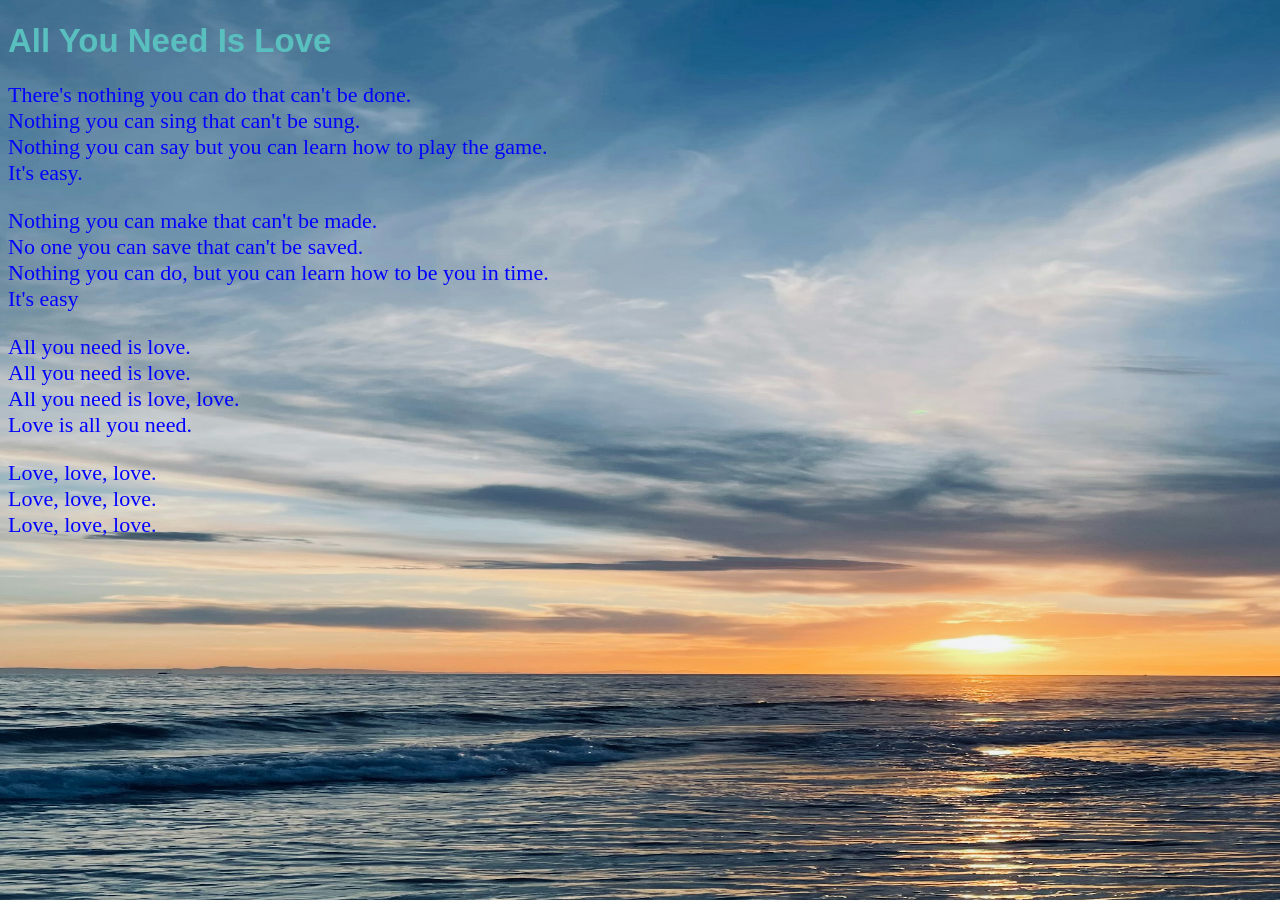
<file: kapitel-1/love/index.html>
<!DOCTYPE html>
<html lang="sv">
<head>
    <meta charset="utf-8">
    <meta name="viewport" content="width=device-width, ,initial-scale=1">
    <title>All You Need Is Love</title>
    <link rel="stylesheet" href="style.css">
</head>
<body>
    <h1>All You Need Is Love</h1>
    <p>There's nothing you can do that can't be done.  <br>
Nothing you can sing that can't be sung.  <br>
Nothing you can say but you can learn how to play the game.  <br>
It's easy.</p>
<p>Nothing you can make that can't be made.   <br>
No one you can save that can't be saved.  <br>
Nothing you can do, but you can learn how to be you in time.  <br>
It's easy</p>
<p>All you need is love.  <br>
All you need is love.  <br>
All you need is love, love.  <br>
Love is all you need.  <br></p>
<p>Love, love, love.  <br>
Love, love, love.  <br>
Love, love, love.  <br></p>

</body>
</html>
</file>
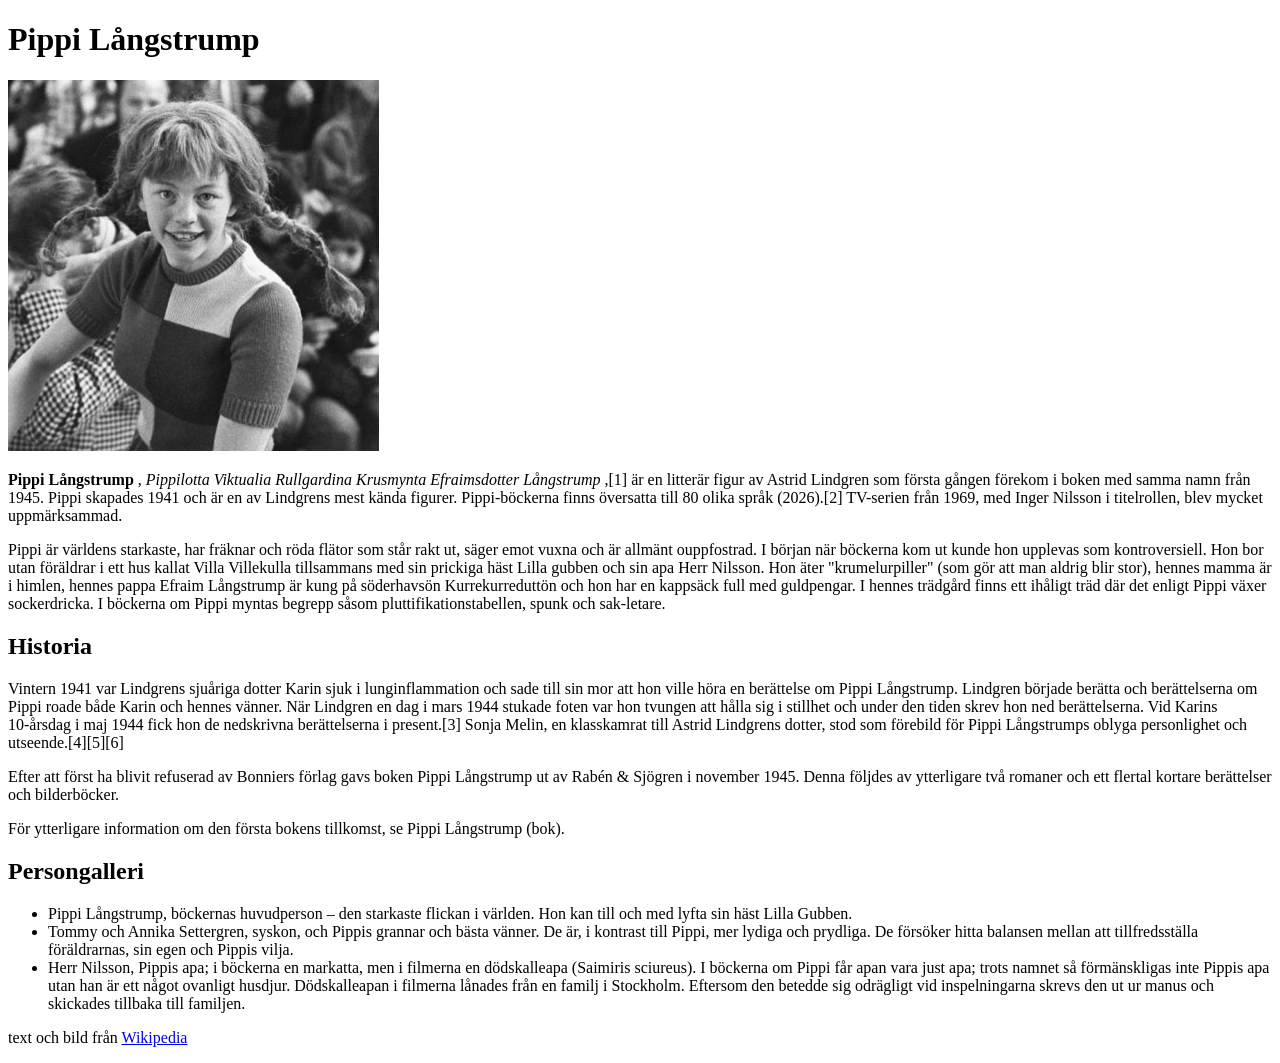
<file: kapitel-1/pippi/index.html>
<!DOCTYPE html>
<html lang="en">

<head>
    <meta charset="UTF-8">
    <meta name="viewport" content="width=, initial-scale=1.0">
    <title>Document</title>
</head>

<body>
    <h1>Pippi Långstrump</h1>
    <img src="./Pippi_Langkous_in_Nederland_1_(crop).jpg" alt="Pippi Långstrump">
    <p><strong>Pippi Långstrump</strong> , <em>Pippilotta Viktualia Rullgardina Krusmynta Efraimsdotter Långstrump</em> ,[1] är en litterär figur av
        Astrid Lindgren som första gången förekom i boken med samma namn från 1945. Pippi skapades 1941 och är en av
        Lindgrens mest kända figurer. Pippi-böckerna finns översatta till 80 olika språk (2026).[2] TV-serien från 1969,
        med Inger Nilsson i titelrollen, blev mycket uppmärksammad.</p>
    <p>Pippi är världens starkaste, har fräknar och röda flätor som står rakt ut, säger emot vuxna och är allmänt
        ouppfostrad. I början när böckerna kom ut kunde hon upplevas som kontroversiell. Hon bor utan föräldrar i ett
        hus kallat Villa Villekulla tillsammans med sin prickiga häst Lilla gubben och sin apa Herr Nilsson. Hon äter
        "krumelurpiller" (som gör att man aldrig blir stor), hennes mamma är i himlen, hennes pappa Efraim Långstrump är
        kung på söderhavsön Kurrekurreduttön och hon har en kappsäck full med guldpengar. I hennes trädgård finns ett
        ihåligt träd där det enligt Pippi växer sockerdricka. I böckerna om Pippi myntas begrepp såsom
        pluttifikationstabellen, spunk och sak-letare.</p>



    <h2>Historia</h2>
    <p>Vintern 1941 var Lindgrens sjuåriga dotter Karin sjuk i lunginflammation och sade till sin mor att hon ville höra
        en berättelse om Pippi Långstrump. Lindgren började berätta och berättelserna om Pippi roade både Karin och
        hennes vänner. När Lindgren en dag i mars 1944 stukade foten var hon tvungen att hålla sig i stillhet och under
        den tiden skrev hon ned berättelserna. Vid Karins 10-årsdag i maj 1944 fick hon de nedskrivna berättelserna i
        present.[3] Sonja Melin, en klasskamrat till Astrid Lindgrens dotter, stod som förebild för Pippi Långstrumps
        oblyga personlighet och utseende.[4][5][6]

    </p>
    <p>Efter att först ha blivit refuserad av Bonniers förlag gavs boken Pippi Långstrump ut av Rabén & Sjögren i
        november 1945. Denna följdes av ytterligare två romaner och ett flertal kortare berättelser och bilderböcker.
    </p>
    <p>För ytterligare information om den första bokens tillkomst, se Pippi Långstrump (bok).</p>

    <h2>Persongalleri</h2>
    <ul>
        <li>Pippi Långstrump, böckernas huvudperson – den starkaste flickan i världen. Hon kan till och med lyfta sin häst Lilla Gubben.</li>
        <li>Tommy och Annika Settergren, syskon, och Pippis grannar och bästa vänner. De är, i kontrast till Pippi, mer lydiga och prydliga. De försöker hitta balansen mellan att tillfredsställa föräldrarnas, sin egen och Pippis vilja.</li>
        <li>Herr Nilsson, Pippis apa; i böckerna en markatta, men i filmerna en dödskalleapa (Saimiris sciureus). I böckerna om Pippi får apan vara just apa; trots namnet så förmänskligas inte Pippis apa utan han är ett något ovanligt husdjur. Dödskalleapan i filmerna lånades från en familj i Stockholm. Eftersom den betedde sig odrägligt vid inspelningarna skrevs den ut ur manus och skickades tillbaka till familjen.</li>

    </ul>
    <p>text och bild från <a href="https://sv.wikipedia.org/wiki/Pippi_L%C3%A5ngstrump">Wikipedia</a></p>
</body>

</html>
</file>
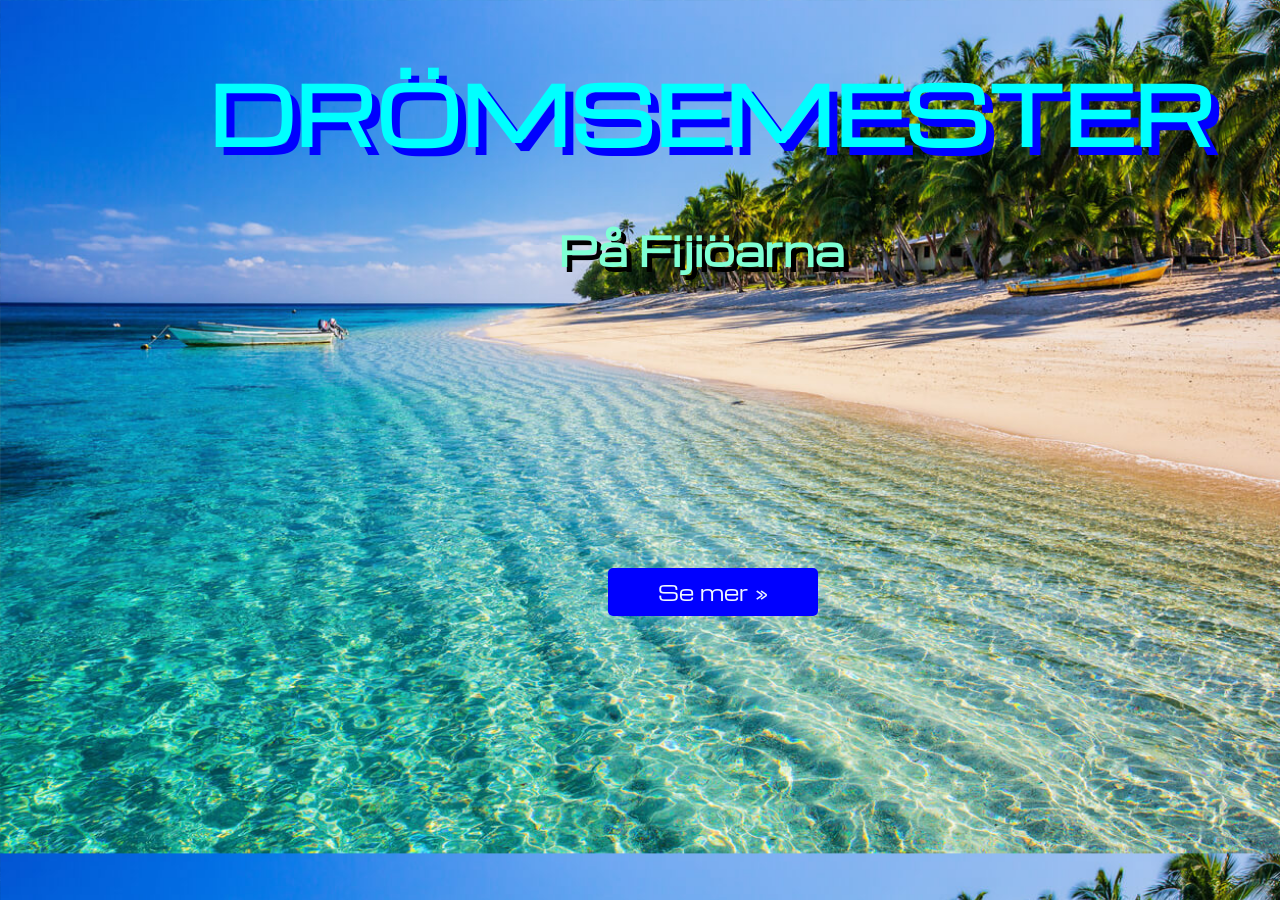
<file: kapitel-2/dromsemester/index.html>
<!DOCTYPE html>
<html lang="en">
<head>
    <meta charset="UTF-8">
    <meta name="viewport" content="width=device-width, initial-scale=1.0">
    <title>Drömsemester</title>
    <link rel="stylesheet" href="style.css">
</head>
<body>
    <h1>Drömsemester</h1>
    <h2>På Fijiöarna</h2>
    <p><a href="#">Se mer &raquo;</a></p>
</body>
</html>
</file>
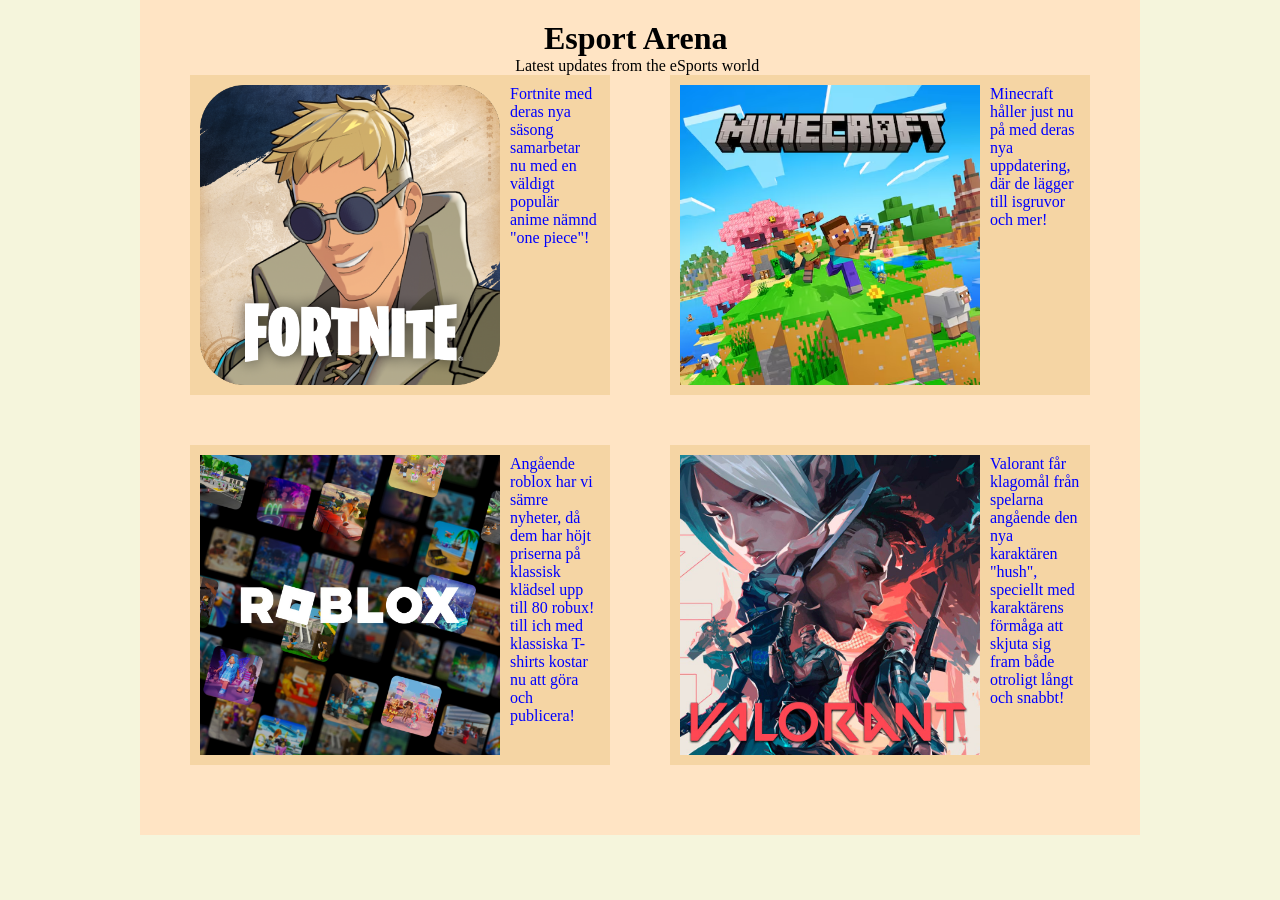
<file: kapitel-3/esport/index.html>
<!DOCTYPE html>
<html lang="en">
<head>
    <meta charset="UTF-8">
    <meta name="viewport" content="width=device-width, initial-scale=1.0">
    <title>E</title>
    <link rel="stylesheet" href="style.css">
</head>
<body>
    <div class="A">
        <h1>Esport Arena</h1>
        <p class="Nyheter">Latest updates from the eSports world</p>
        <div class="C">
         <div class="B">
            <img src="/kapitel-3/esport/bilder/fortnite.jpg" alt="Fortnite">
            <p class="bildtext">Fortnite med deras nya säsong samarbetar nu med en väldigt populär anime nämnd "one piece"!</p>
        </div>
        <div class="B">
            <img src="/kapitel-3/esport/bilder/minecraft.jpg" alt="Minecraft">
            <p class="bildtext">Minecraft håller just nu på med deras nya uppdatering, där de lägger till isgruvor och mer!</p>
        </div>
         
        </div>
        <div class="C">
         <div class="B">
            <img src="/kapitel-3/esport/bilder/roblox.jpg" alt="Roblox">
            <p class="bildtext">Angående roblox har vi sämre nyheter, då dem har höjt priserna på klassisk klädsel upp till 80 robux! till ich med klassiska T-shirts kostar nu att göra och publicera!</p>
        </div>
        <div class="B">
            <img src="/kapitel-3/esport/bilder/valorant.jpg" alt="Valorant">
            <p class="bildtext">Valorant får klagomål från spelarna angående den nya karaktären "hush", speciellt med karaktärens förmåga att skjuta sig fram både otroligt långt och snabbt!</p>
        </div>     
        </div>
        
    </div> 
       
    
</body>
</html>
</file>
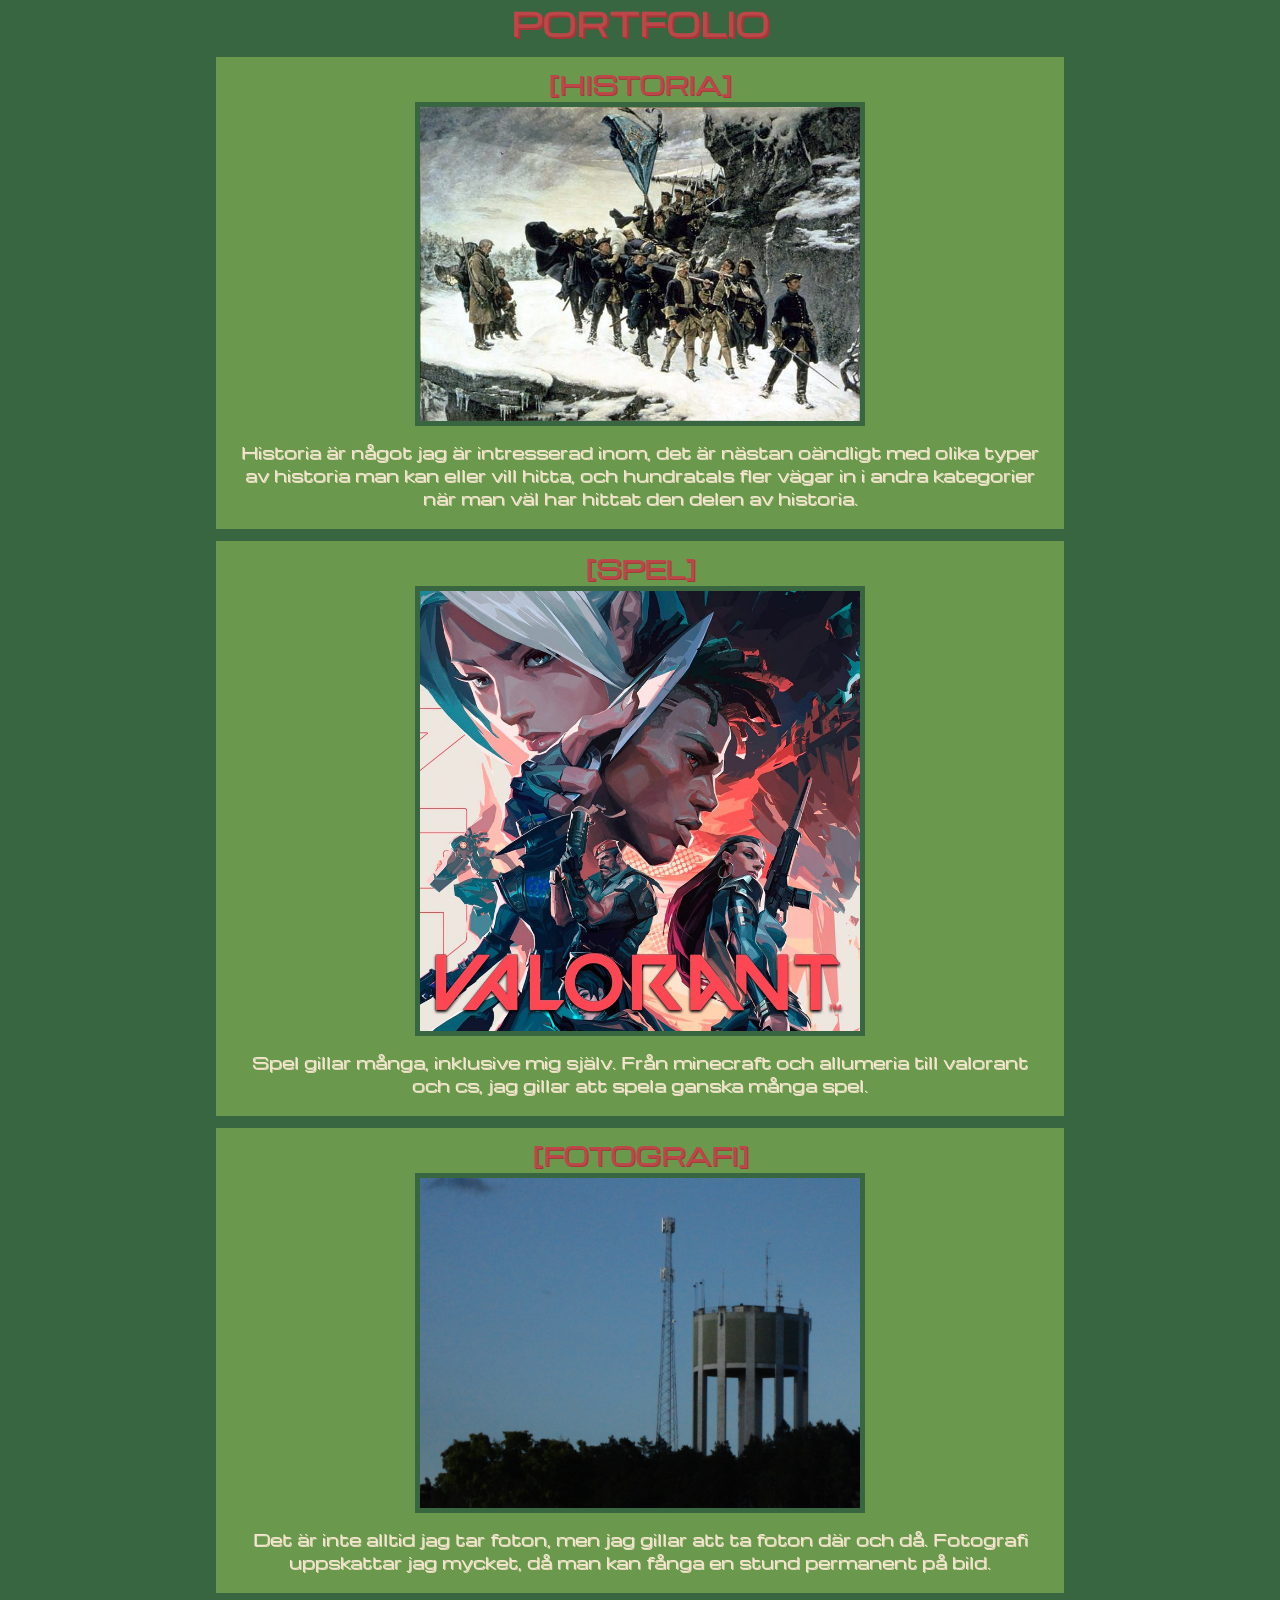
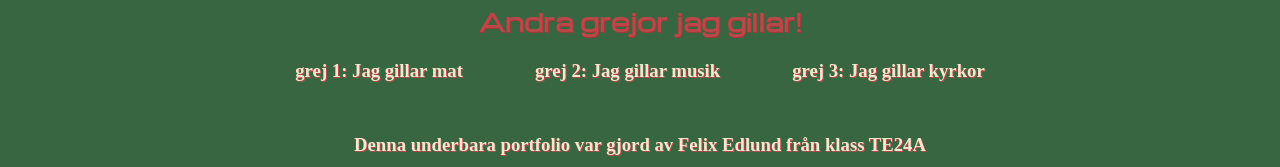
<file: kapitel-3/portfolio/index.html>
<!DOCTYPE html>
<html lang="en">
<head>
    <meta charset="UTF-8">
    <meta name="viewport" content="width=device-width, initial-scale=1.0">
    <title>Document</title>
    <link rel="stylesheet" href="style.css">
</head>
<body>
 <h1>PORTFOLIO</h1>   
<div class="A">
    
    <div class="B">
        <div class="C">
            <h2>[HISTORIA]</h2>
            <img src="/kapitel-3/portfolio/1.jpg" alt="historia">
            <p>Historia är något jag är intresserad inom, det är nästan oändligt med olika typer av historia man kan eller vill hitta, och hundratals fler vägar in i andra kategorier när man väl har hittat den delen av historia.</p>
        </div>
       <div class="C">
            <h2>[SPEL]</h2>
            <img src="/kapitel-3/portfolio/valorant.jpg" alt="Spel">
            <p>Spel gillar många, inklusive mig själv. Från minecraft och allumeria till valorant och cs, jag gillar att spela ganska många spel.</p>
        </div>
        <div class="C">
            <h2>[FOTOGRAFI]</h2>
            <img src="/kapitel-3/portfolio/2.JPG" alt="fotografi">
            <p>Det är inte alltid jag tar foton, men jag gillar att ta foton där och då. Fotografi uppskattar jag mycket, då man kan fånga en stund permanent på bild.</p>
        </div> 
        <div class="D">
            <h2>Andra grejor jag gillar!</h2>
            <div class="E">
                <h3>grej 1: Jag gillar mat</h3>
                <h3>grej 2: Jag gillar musik</h3>
                <h3>grej 3: Jag gillar kyrkor</h3>
                
            </div>
        </div>
    </div>
</div>

<h3>Denna underbara portfolio var gjord av Felix Edlund från klass TE24A</h3>

</body>
</html>
</file>
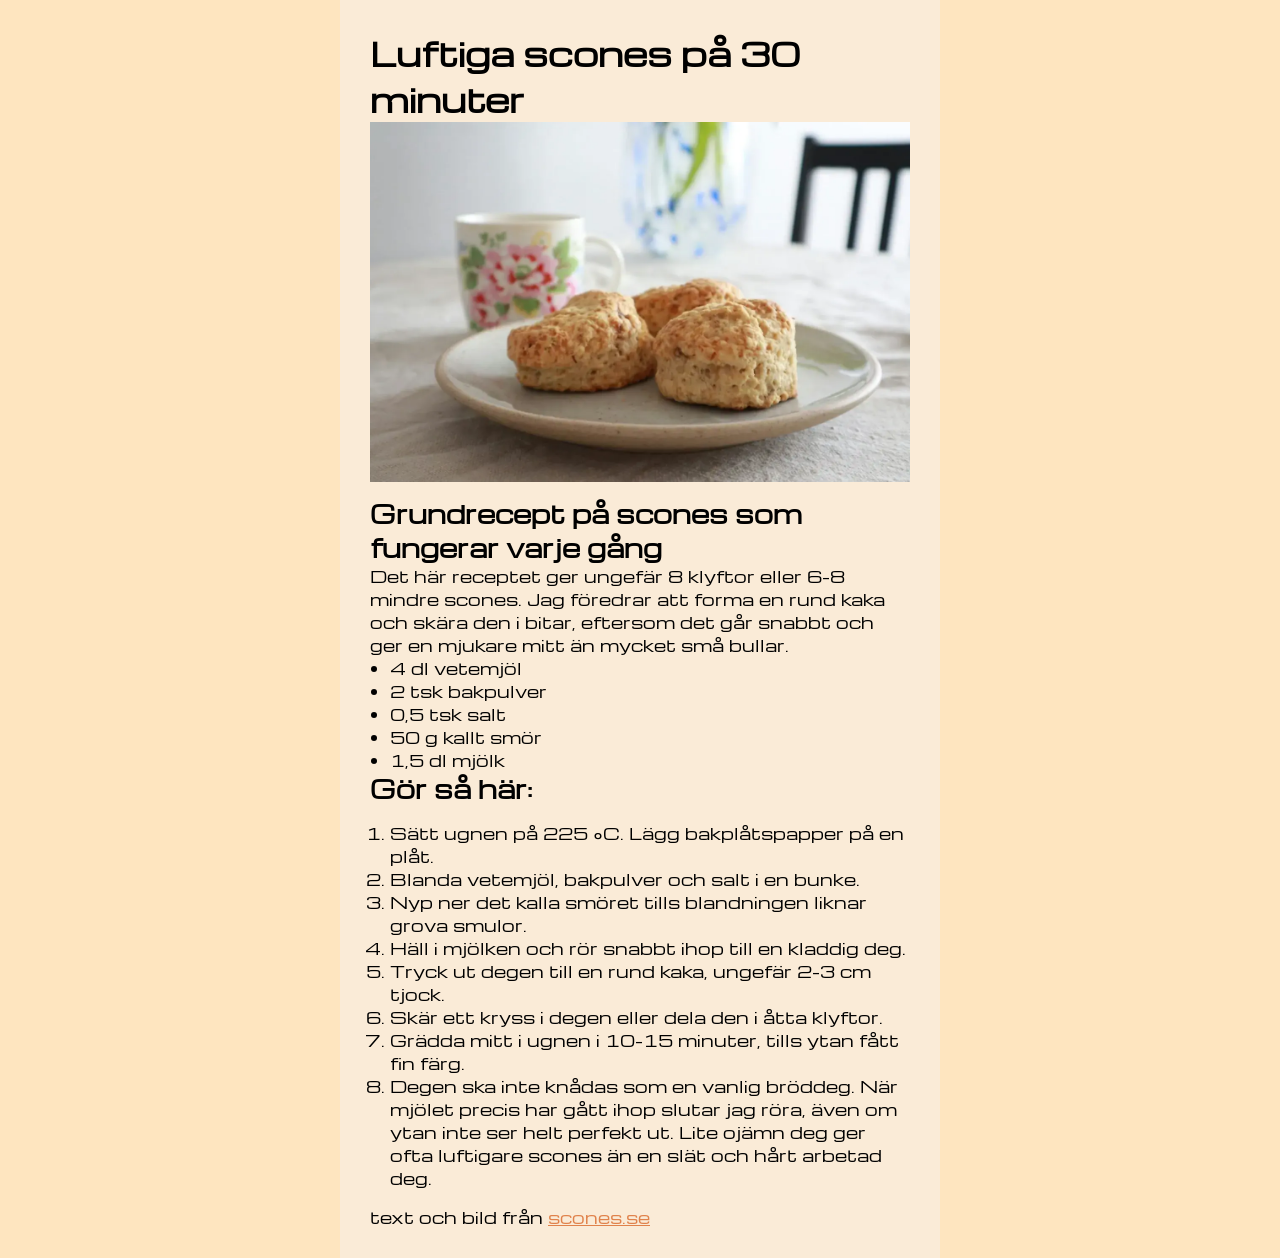
<file: kapitel-3/scones/index.html>
<!DOCTYPE html>
<html lang="en">
<head>
    <meta charset="UTF-8">
    <meta name="viewport" content="width=device-width, initial-scale=1.0">
    <title>Document</title>
    <link rel="stylesheet" href="style.css">
</head>
<body>
    <div>
        <h1>Luftiga scones på 30 minuter</h1>
        <img src="/kapitel-3/scones/scones.png" alt="Luftiga scones">
        <h2>Grundrecept på scones som fungerar varje gång</h2>
        <p>Det här receptet ger ungefär 8 klyftor eller 6-8 mindre scones. Jag föredrar att forma en rund kaka och skära den i bitar, eftersom det går snabbt och ger en mjukare mitt än mycket små bullar.</p>
        <ul>
            <li>4 dl vetemjöl</li>
            <li>2 tsk bakpulver</li>
            <li>0,5 tsk salt</li>
            <li>50 g kallt smör</li>
            <li>1,5 dl mjölk</li>
        </ul>
        <h2>Gör så här:</h2>
        <ol>
            <li>Sätt ugnen på 225 °C. Lägg bakplåtspapper på en plåt.</li>
            <li>Blanda vetemjöl, bakpulver och salt i en bunke.</li>
            <li>Nyp ner det kalla smöret tills blandningen liknar grova smulor.</li>
            <li>Häll i mjölken och rör snabbt ihop till en kladdig deg.</li>
            <li>Tryck ut degen till en rund kaka, ungefär 2-3 cm tjock.</li>
            <li>Skär ett kryss i degen eller dela den i åtta klyftor.</li>
            <li>Grädda mitt i ugnen i 10-15 minuter, tills ytan fått fin färg.</li>
            <li>Degen ska inte knådas som en vanlig bröddeg. När mjölet precis har gått ihop slutar jag röra, även om ytan inte ser helt perfekt ut. Lite ojämn deg ger ofta luftigare scones än en slät och hårt arbetad deg.</li>
        </ol>
        <p> text och bild från <a href="https://scones.se/baka-luftiga-scones-pa-30-minuter-knepen-som-gor-skillnad#snabbaste-vagen-till-goda-scones">scones.se</a></p>
    </div>
</body>
</html>
</file>
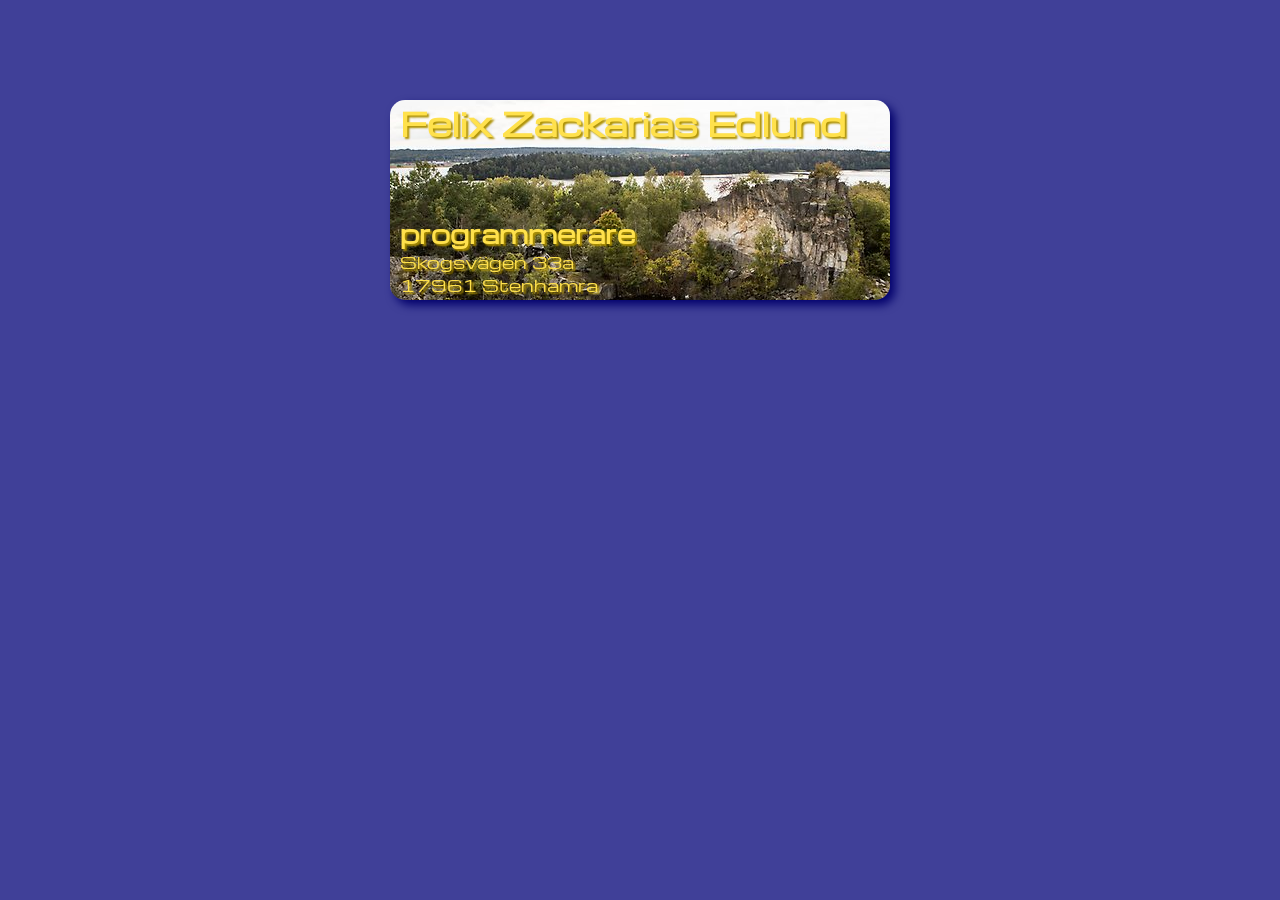
<file: kapitel-3/visitkort/index.html>
<!DOCTYPE html>
<html lang="en">
<head>
    <meta charset="UTF-8">
    <meta name="viewport" content="width=device-width, initial-scale=1.0">
    <title>Document</title>
    <link rel="stylesheet" href="style.css">
</head>
<body>
    <div>
        <h1>Felix Zackarias Edlund</h1>
        <h2>programmerare</h2>
        <p>Skogsvägen 33a <br>
        17961 Stenhamra</p>
    </div>
</body>
</html>
</file>
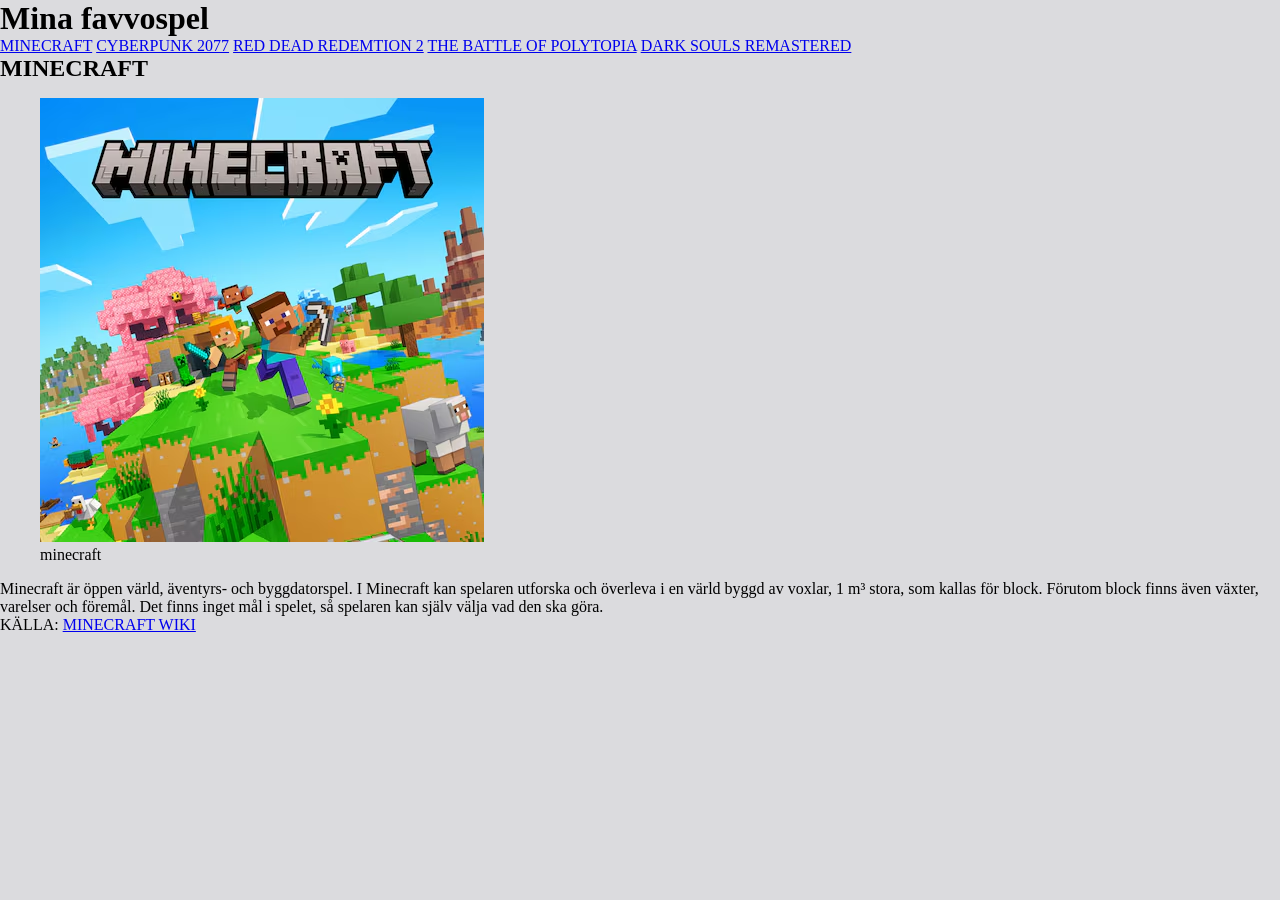
<file: kapitel-4/webbplats/sida1.html>
<!DOCTYPE html>
<html lang="en">
<head>
    <meta charset="UTF-8">
    <meta name="viewport" content="width=device-width, initial-scale=1.0">
    <title>Fem favvospel</title>
    <link rel="stylesheet" href="style.css">
</head>
<body>
    <div class="kontainer">
        <header>
            <h1>Mina favvospel</h1>
            <nav>
                <a href="sida1.html">MINECRAFT</a>
                <a href="sida2.html">CYBERPUNK 2077</a>
                <a href="sida3.html">RED DEAD REDEMTION 2</a>
                <a href="sida4.html">THE BATTLE OF POLYTOPIA</a>
                <a href="sida5.html">DARK SOULS REMASTERED</a>
            </nav>
        </header>
        <main>
            <h2>MINECRAFT</h2>
            <figure>
                <img src="/kapitel-4/webbplats/bilder/minecraft.jpg" alt="MINECRAFT">
                <figcaption>
                    minecraft
                </figcaption>
            </figure>
            <p>Minecraft är öppen värld, äventyrs- och byggdatorspel. I Minecraft kan spelaren utforska och överleva i en värld byggd av voxlar, 1 m³ stora, som kallas för block. Förutom block finns även växter, varelser och föremål. Det finns inget mål i spelet, så spelaren kan själv välja vad den ska göra.</p>
        </main>
        <footer>
<p>KÄLLA: <a href="https://sv.wikipedia.org/wiki/Minecraft">MINECRAFT WIKI</a></p>
        </footer>
    </div>
</body>
</html>
</file>
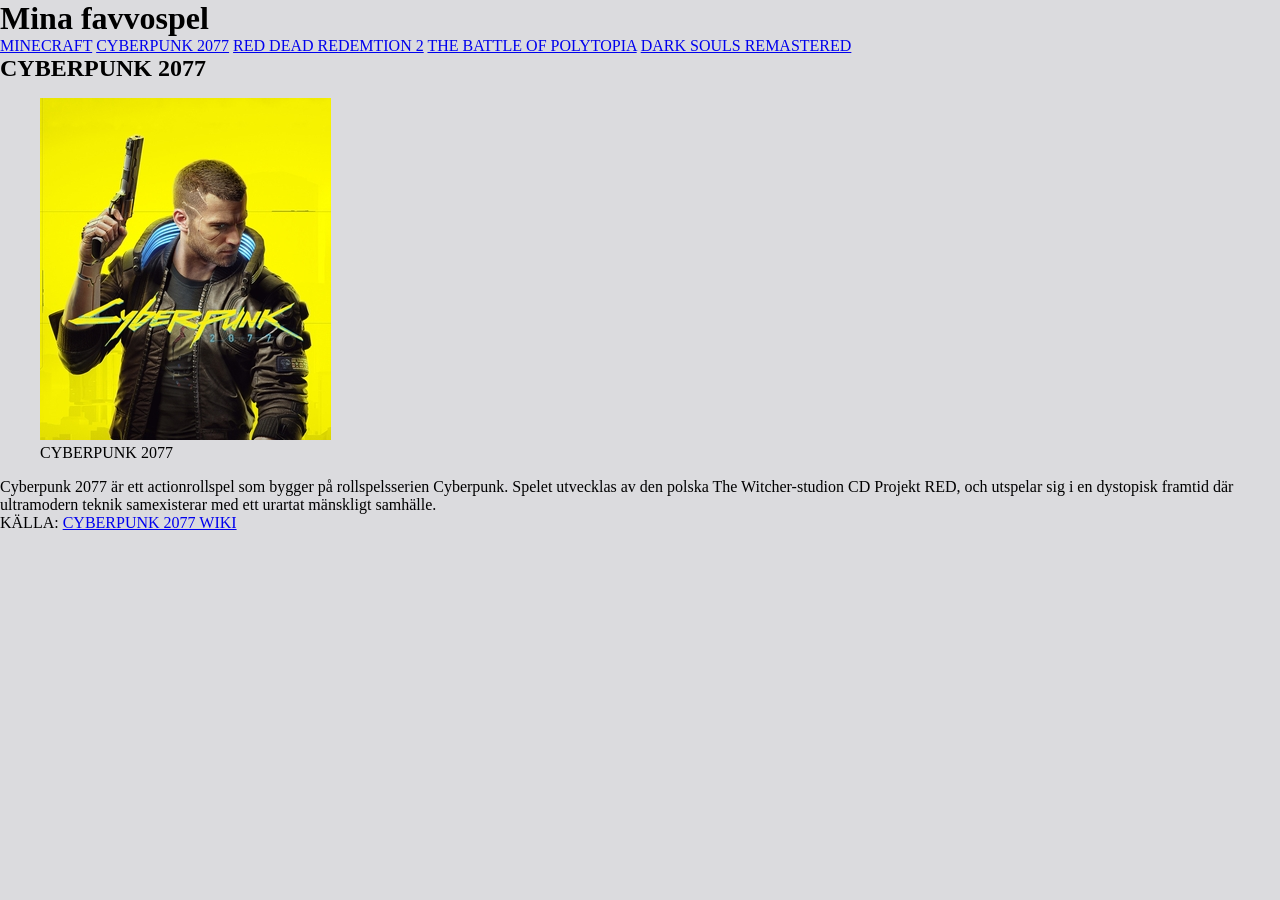
<file: kapitel-4/webbplats/sida2.html>
<!DOCTYPE html>
<html lang="en">
<head>
    <meta charset="UTF-8">
    <meta name="viewport" content="width=device-width, initial-scale=1.0">
    <title>Fem favvospel</title>
    <link rel="stylesheet" href="style.css">
</head>
<body>
    <div class="kontainer">
        <header>
            <h1>Mina favvospel</h1>
            <nav>
                <a href="sida1.html">MINECRAFT</a>
                <a href="sida2.html">CYBERPUNK 2077</a>
                <a href="sida3.html">RED DEAD REDEMTION 2</a>
                <a href="sida4.html">THE BATTLE OF POLYTOPIA</a>
                <a href="sida5.html">DARK SOULS REMASTERED</a>
            </nav>
        </header>
        <main>
            <h2>CYBERPUNK 2077</h2>
            <Figure>
                <img src="/kapitel-4/webbplats/bilder/Cyberpunk_2077_box_art.jpg" alt="CYBERPUNK 2077">
                <figcaption>CYBERPUNK 2077</figcaption>
            </Figure>
            <p>Cyberpunk 2077 är ett actionrollspel som bygger på rollspelsserien Cyberpunk. Spelet utvecklas av den polska The Witcher-studion CD Projekt RED, och utspelar sig i en dystopisk framtid där ultramodern teknik samexisterar med ett urartat mänskligt samhälle.</p>
        </main>
        <footer>
            <p>KÄLLA: <a href="https://sv.wikipedia.org/wiki/Cyberpunk_2077">CYBERPUNK 2077 WIKI</a></p>
        </footer>
    </div>
</body>
</html>
</file>
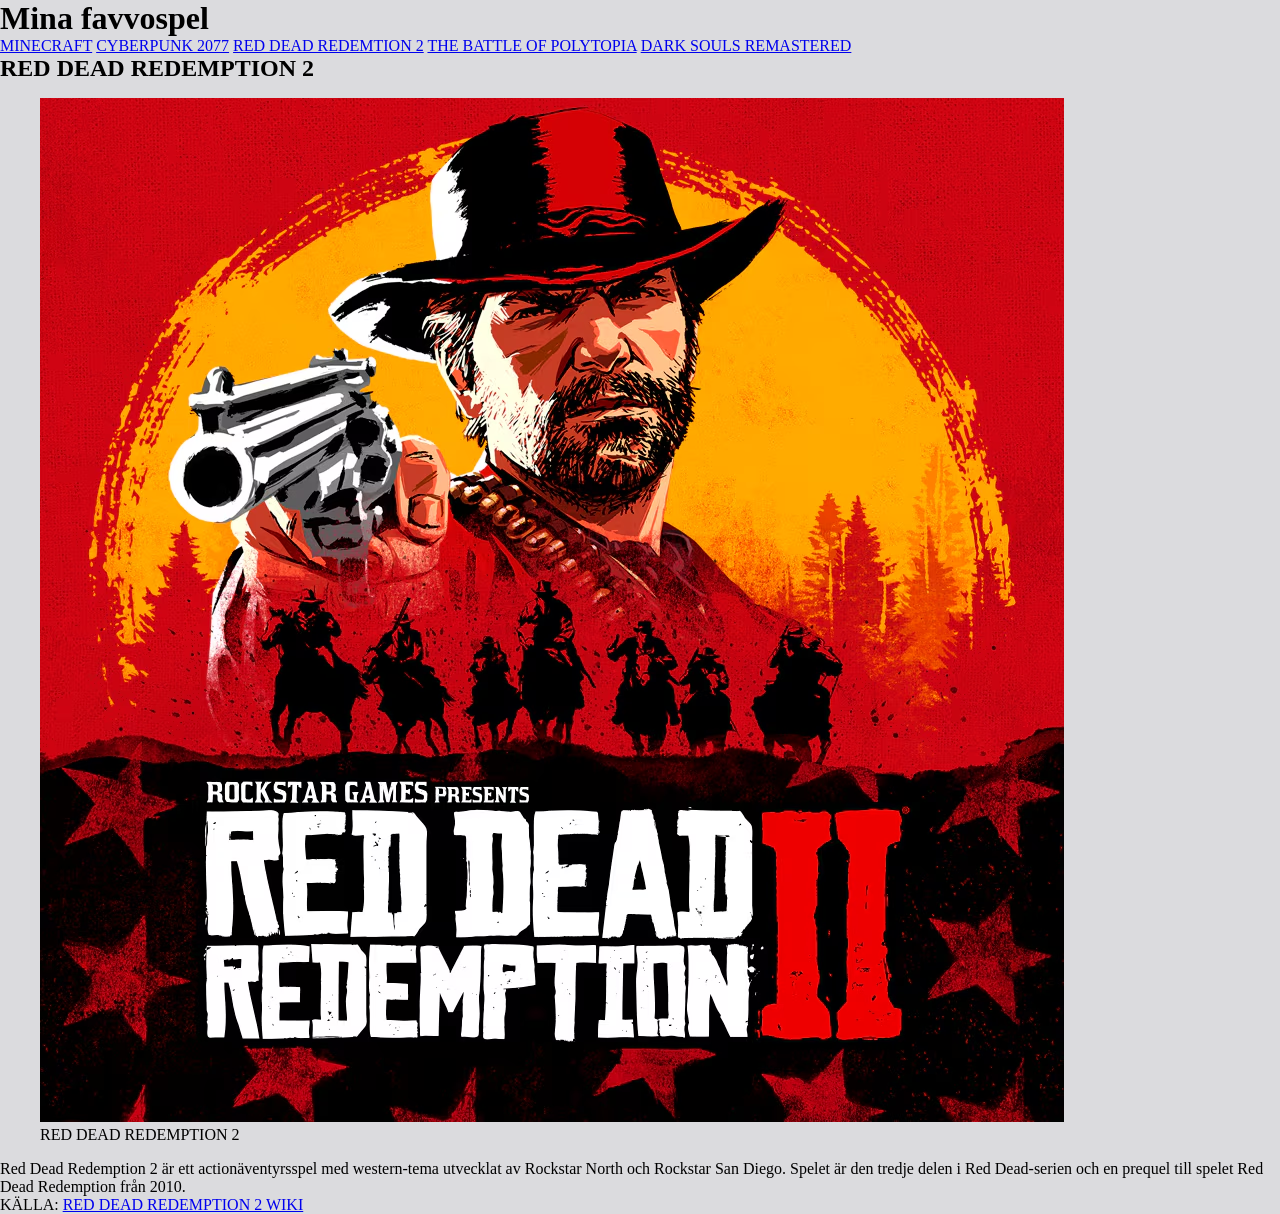
<file: kapitel-4/webbplats/sida3.html>
<!DOCTYPE html>
<html lang="en">
<head>
    <meta charset="UTF-8">
    <meta name="viewport" content="width=device-width, initial-scale=1.0">
    <title>Fem favvospel</title>
    <link rel="stylesheet" href="style.css">
</head>
<body>
    <div class="kontainer">
        <header>
            <h1>Mina favvospel</h1>
            <nav>
                <a href="sida1.html">MINECRAFT</a>
                <a href="sida2.html">CYBERPUNK 2077</a>
                <a href="sida3.html">RED DEAD REDEMTION 2</a>
                <a href="sida4.html">THE BATTLE OF POLYTOPIA</a>
                <a href="sida5.html">DARK SOULS REMASTERED</a>
            </nav>
        </header>
        <main>
            <H2>RED DEAD REDEMPTION 2</H2>
            <figure>
                <img src="/kapitel-4/webbplats/bilder/RED DEAD REDEMPTION 2.avif" alt="RED DEAD REDEMPTION 2">
                <figcaption>RED DEAD REDEMPTION 2</figcaption>
            </figure>
            <p>Red Dead Redemption 2 är ett actionäventyrsspel med western-tema utvecklat av Rockstar North och Rockstar San Diego. Spelet är den tredje delen i Red Dead-serien och en prequel till spelet Red Dead Redemption från 2010.</p>
        </main>
        <footer>
            <p>KÄLLA: <a href="https://sv.wikipedia.org/wiki/Red_Dead_Redemption_2">RED DEAD REDEMPTION 2 WIKI</a></p>
        </footer>
    </div>
</body>
</html>
</file>
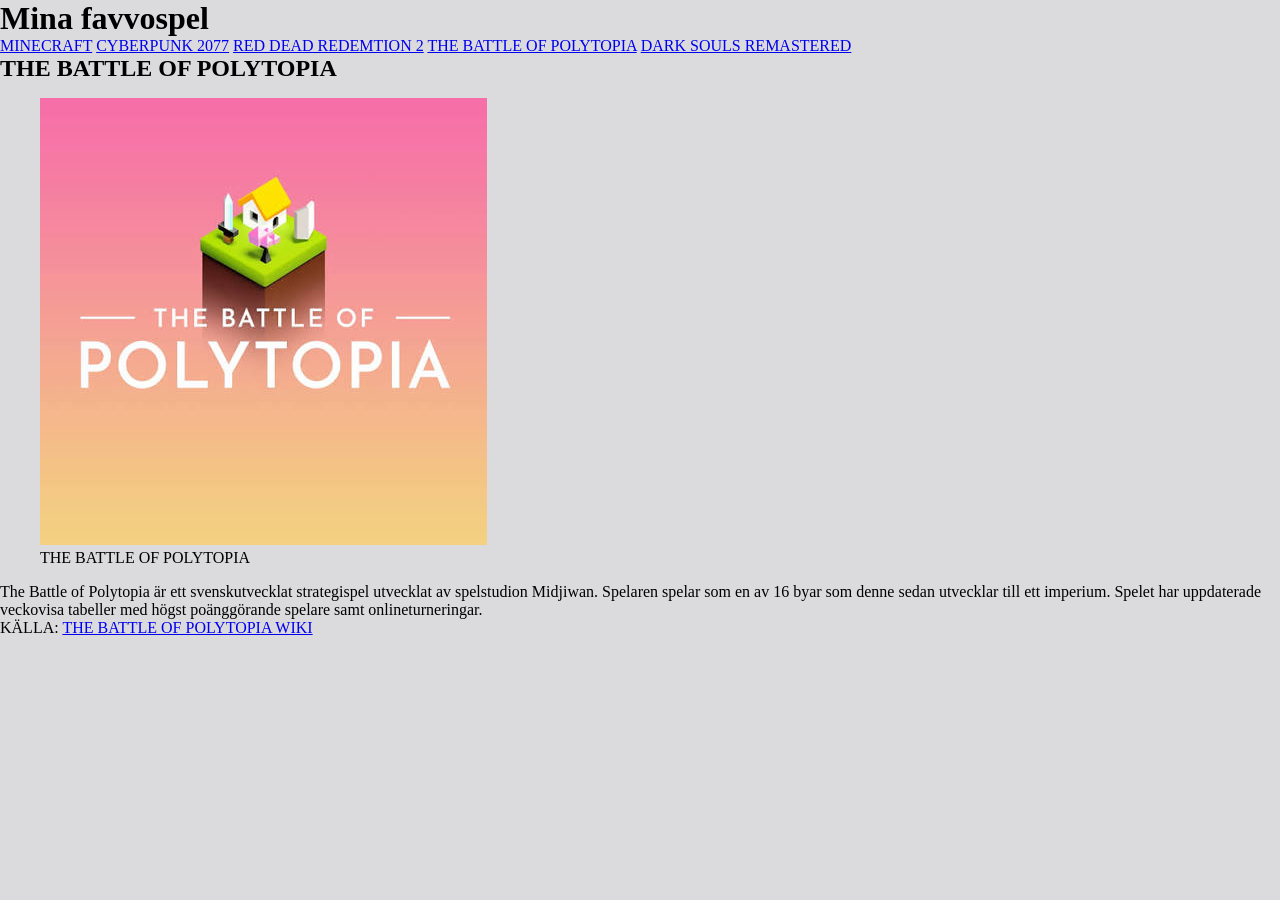
<file: kapitel-4/webbplats/sida4.html>
<!DOCTYPE html>
<html lang="en">
<head>
    <meta charset="UTF-8">
    <meta name="viewport" content="width=device-width, initial-scale=1.0">
    <title>Fem favvospel</title>
    <link rel="stylesheet" href="style.css">
</head>
<body>
    <div class="kontainer">
        <header>
            <h1>Mina favvospel</h1>
            <nav>
                <a href="sida1.html">MINECRAFT</a>
                <a href="sida2.html">CYBERPUNK 2077</a>
                <a href="sida3.html">RED DEAD REDEMTION 2</a>
                <a href="sida4.html">THE BATTLE OF POLYTOPIA</a>
                <a href="sida5.html">DARK SOULS REMASTERED</a>
            </nav>
        </header>
        <main>
            <H2>THE BATTLE OF POLYTOPIA</H2>
            <figure>
                <img src="/kapitel-4/webbplats/bilder/THE BATTLE OF POLYTOPIA.jpeg" alt="THE BATTLE OF POLYTOPIA">
                <figcaption>THE BATTLE OF POLYTOPIA</figcaption>
            </figure>
            <p>The Battle of Polytopia är ett svenskutvecklat strategispel utvecklat av spelstudion Midjiwan. Spelaren spelar som en av 16 byar som denne sedan utvecklar till ett imperium. Spelet har uppdaterade veckovisa tabeller med högst poänggörande spelare samt onlineturneringar.</p>
        </main>
        <footer>
            <p>KÄLLA: <a href="https://sv.wikipedia.org/wiki/The_Battle_of_Polytopia">THE BATTLE OF POLYTOPIA WIKI</a> </p>
        </footer>
    </div>
</body>
</html>
</file>
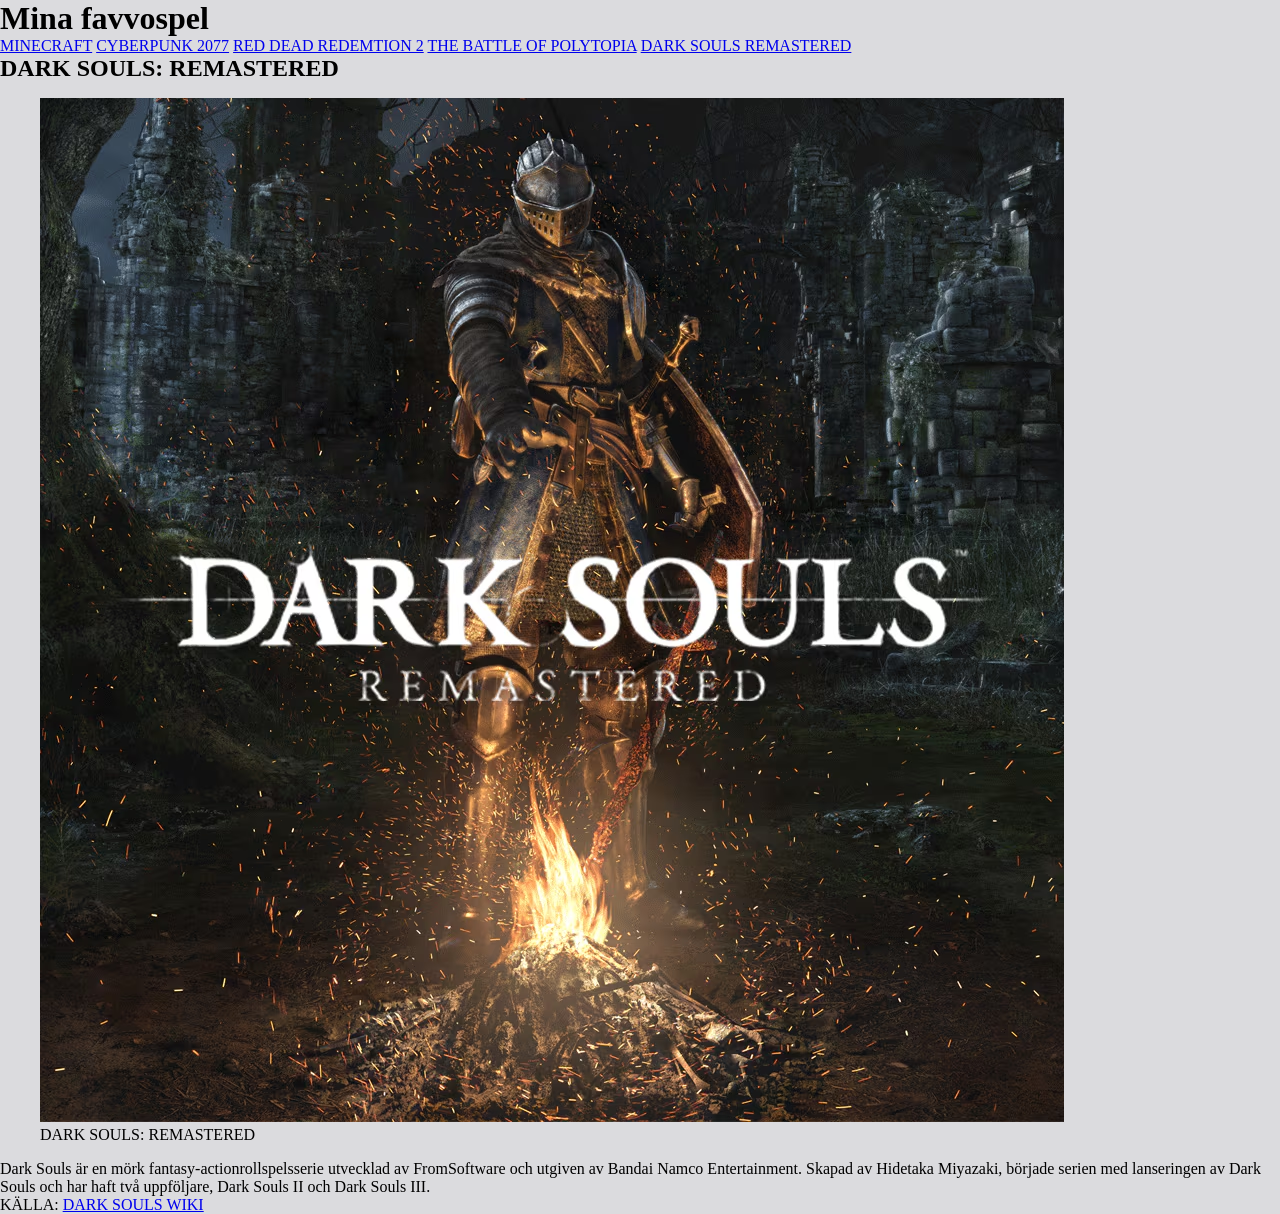
<file: kapitel-4/webbplats/sida5.html>
<!DOCTYPE html>
<html lang="en">
<head>
    <meta charset="UTF-8">
    <meta name="viewport" content="width=device-width, initial-scale=1.0">
    <title>Fem favvospel</title>
    <link rel="stylesheet" href="style.css">
</head>
<body>
    <div class="kontainer">
        <header>
            <h1>Mina favvospel</h1>
            <nav>
                <a href="sida1.html">MINECRAFT</a>
                <a href="sida2.html">CYBERPUNK 2077</a>
                <a href="sida3.html">RED DEAD REDEMTION 2</a>
                <a href="sida4.html">THE BATTLE OF POLYTOPIA</a>
                <a href="sida5.html">DARK SOULS REMASTERED</a>
            </nav>
        </header>
        <main>
            <H2>DARK SOULS: REMASTERED</H2>
            <figure>
                <img src="/kapitel-4/webbplats/bilder/DARK SOULS REMASTERED.avif" alt="">
                <figcaption>DARK SOULS: REMASTERED</figcaption>
            </figure>
            <p>Dark Souls är en mörk fantasy-actionrollspelsserie utvecklad av FromSoftware och utgiven av Bandai Namco Entertainment. Skapad av Hidetaka Miyazaki, började serien med lanseringen av Dark Souls och har haft två uppföljare, Dark Souls II och Dark Souls III.</p>
        </main>
        <footer>
            <p>KÄLLA: <a href="https://en.wikipedia.org/wiki/Dark_Souls">DARK SOULS WIKI</a> </p>
        </footer>
    </div>
</body>
</html>
</file>
<file: kapitel-1/love/style.css>
body{
    background-color: rgb(182, 211, 237);
    background-image: url(./bilder/ashlee-brown-vzBmu-jpbhc-unsplash.jpg);
    background-size: 1920px 1080px;
}
h1{
    color: rgb(89, 191, 191);
    font-size: 33px;
    font-family: 'Segoe UI', Tahoma, Geneva, Verdana, sans-serif;
}
p{
    color: blue;
    font-size: 22px;
}
</file>
<file: kapitel-2/dromsemester/style.css>
@import url('https://fonts.googleapis.com/css2?family=Michroma&display=swap');
body{
    background-image: url(./bilder/fijisemester.jpg);
    background-size: cover;
}
h1{
    color: aqua;
    font-family: "Michroma", sans-serif;
    font-size: 80px;
    text-transform: uppercase;
    text-shadow: 7.5px 7.5px 0 blue;
    margin-left: 200px;
}
h2{
    color: aquamarine;
    font-family: "Michroma", sans-serif;
    font-size: 40px;
    text-shadow: 5px 5px 0 black;
    margin-left: 550px;
}
p{
    margin-left: 600px;
    margin-top: 300px;
}
a{
    color: aliceblue;
    font-family: "Michroma", sans-serif;
    font-size: 20px;
    text-decoration: none;
    background-color: blue;
    padding: 10px 50px 10px 50px;
    border-radius: 5px;
}
</file>
<file: kapitel-3/esport/style.css>
/* Enkel CSS-reset */
html {
    box-sizing: border-box;
}
*, *:before, *:after {
    box-sizing: inherit;
}
body, h1, h2, h3, h4, h5, h6, p, ul {
    margin: 0;
    padding: 0;
}
img {
    max-width: 100%;
    height: 300px;
}

/* Sidan */

body {
    background-color: beige;
}

.A {
background-color: bisque;
width: 1000px;
padding: 20px;
margin-right: auto;
margin-left: auto;
}

/* Titel */

h1 {
margin-left: 40%;
}
.Nyheter {
margin-left: 37%;
}

/* Rutorna */

.B {
    background-color: rgb(245, 213, 164);
    padding: 10px;
    width: 420px;
    margin-bottom: 50px;
    margin-left: auto;
    margin-right: auto;
    display: flex;
    gap: 10px;
}
img {}
.bildtext {}

.C {
    color: blue;
display: flex;
}
</file>
<file: kapitel-3/portfolio/style.css>
@import url('https://fonts.googleapis.com/css2?family=Agrave+Pro:wght@100..700&family=IBM+Plex+Sans:ital,wght@0,100..700;1,100..700&family=JetBrains+Mono:ital,wght@0,100..800;1,100..800&family=Michroma&family=Quattrocento:wght@400;700&family=Saira:ital,wght@0,100..900;1,100..900&display=swap');


/* Enkel CSS-reset */
html {
    box-sizing: border-box;
}
*, *:before, *:after {
    box-sizing: inherit;
}
body, h1, h2, h3, h4, h5, h6, p, ul {
    margin: 0;
    padding: 0;
}

h1{
text-align: center;
color: #bc4749ff;
    text-shadow: 1.5px 1.5px rgb(166, 55, 57);
    font-family: "Michroma", sans-serif;
}

h2{
    height: 25px;
    text-align: center;
    color: #bc4749ff;
    text-shadow: 1px 1px rgb(166, 55, 57);
    font-family: "Michroma", sans-serif;
}

body{
    background-color: #386641ff;
}

.A {
margin-left: auto;
margin-right: auto;

}

.C{
/* display: flex;
flex-direction:column; */
width: 850px;
background-color: #6a994eff;
margin-left: auto;
margin-right: auto;
padding: 10px;
border: 1px, groove, #386641ff;
margin-top: 10px;
text-align: center;
}
p{
padding: 10px;
color: #f2e8cfff;
text-shadow: 1px 1px rgb(230, 218, 188);
font-family: "Michroma", sans-serif;
}

img{
margin-left: auto;
margin-right: auto;
margin-top: 10px;
width: 450px;
padding: 5px;
background-color: #386641ff;
}

:root {
--hunter-green: #386641ff;
--sage-green: #6a994eff;
--yellow-green: #a7c957ff;
--vanilla-cream: #f2e8cfff;
--blushed-brick: #bc4749ff;
}

h3{
    color: #f2e8cfff;
    text-align: center;
    padding: 10px;
    text-shadow: 1px 1px #bc4749ff;
    border: 1px groove, #386641ff;
    margin-top: 20px;
    margin-left: 25px;
    margin-right: 25px;
}
.D {
    padding: 10px;
}

.E {
display: flex;
justify-content: center;
}
</file>
<file: kapitel-3/scones/style.css>
@import url('https://fonts.googleapis.com/css2?family=JetBrains+Mono:ital,wght@0,100..800;1,100..800&family=Michroma&family=Saira:ital,wght@0,100..900;1,100..900&display=swap');

/* Enkel CSS-reset */
html {
    box-sizing: border-box;
}
*, *:before, *:after {
    box-sizing: inherit;
}
body, h1, h2, h3, h4, h5, h6, p, ul {
    margin: 0;
    padding: 0;
}

body {
    background-color: rgb(254, 229, 191);
}

/* Sidans utseende */
div {
font-family: "Michroma", sans-serif;
width: 600px;
padding: 30px;
margin-left: auto;
margin-right: auto;
background-color: antiquewhite;
}

/* Innehållets utseende */
h1 {}
img {
    width: 100%;
    margin-bottom: 10px;
}
h2 {

}
p {}
ul {
    margin-left: 40px;
}
li {margin-left: -20px;}
ol {}
a {
    color: #e0824b;
}
</file>
<file: kapitel-3/visitkort/style.css>
@import url('https://fonts.googleapis.com/css2?family=JetBrains+Mono:ital,wght@0,100..800;1,100..800&family=Michroma&display=swap');
/* Enkel CSS-reset */
html {
    box-sizing: border-box;
}
*, *:before, *:after {
    box-sizing: inherit;
}
body, h1, h2, h3, h4, h5, h6, p, ul {
    margin: 0;
    padding: 0;
}
body {
background-color:rgb(64, 64, 152);
}

div{
background-image: url(./bilder/Stenbrottet-smalare_Julien-Angelini.jpg);
background-position: -10px -10px;
width: 500px;
height: 200px;
margin-left: auto;
margin-right: auto;
margin-top: 100px;
border-radius: 15px;
box-shadow: 5px 5px 10px #02006c;
}

h1{
margin-left: 10px;
color: rgb(255, 225, 76);
text-shadow: 2px 2px 2px rgb(174, 145, 0);
font-family: "Michroma", sans-serif;
}

h2{
margin-left: 10px;
margin-top: 70px;
color: rgb(255, 225, 76);
text-shadow: 2px 2px 2px rgb(174, 145, 0);
font-family: "Michroma", sans-serif;
}

p{
margin-left: 10px;
color: rgb(255, 225, 76);
text-shadow: 2px 2px 2px rgb(174, 145, 0);
font-family: "Michroma", sans-serif;
}
</file>
<file: kapitel-4/webbplats/style.css>
/* Enkel CSS-reset */
html {
    box-sizing: border-box;
}
*, *:before, *:after {
    box-sizing: inherit;
}
body, h1, h2, h3, h4, h5, h6, p, ul {
    margin: 0;
    padding: 0;
}
img {
    max-width: 100%;
    height: auto;
}
body{
    background-color: rgb(219, 219, 222);
}
</file>
